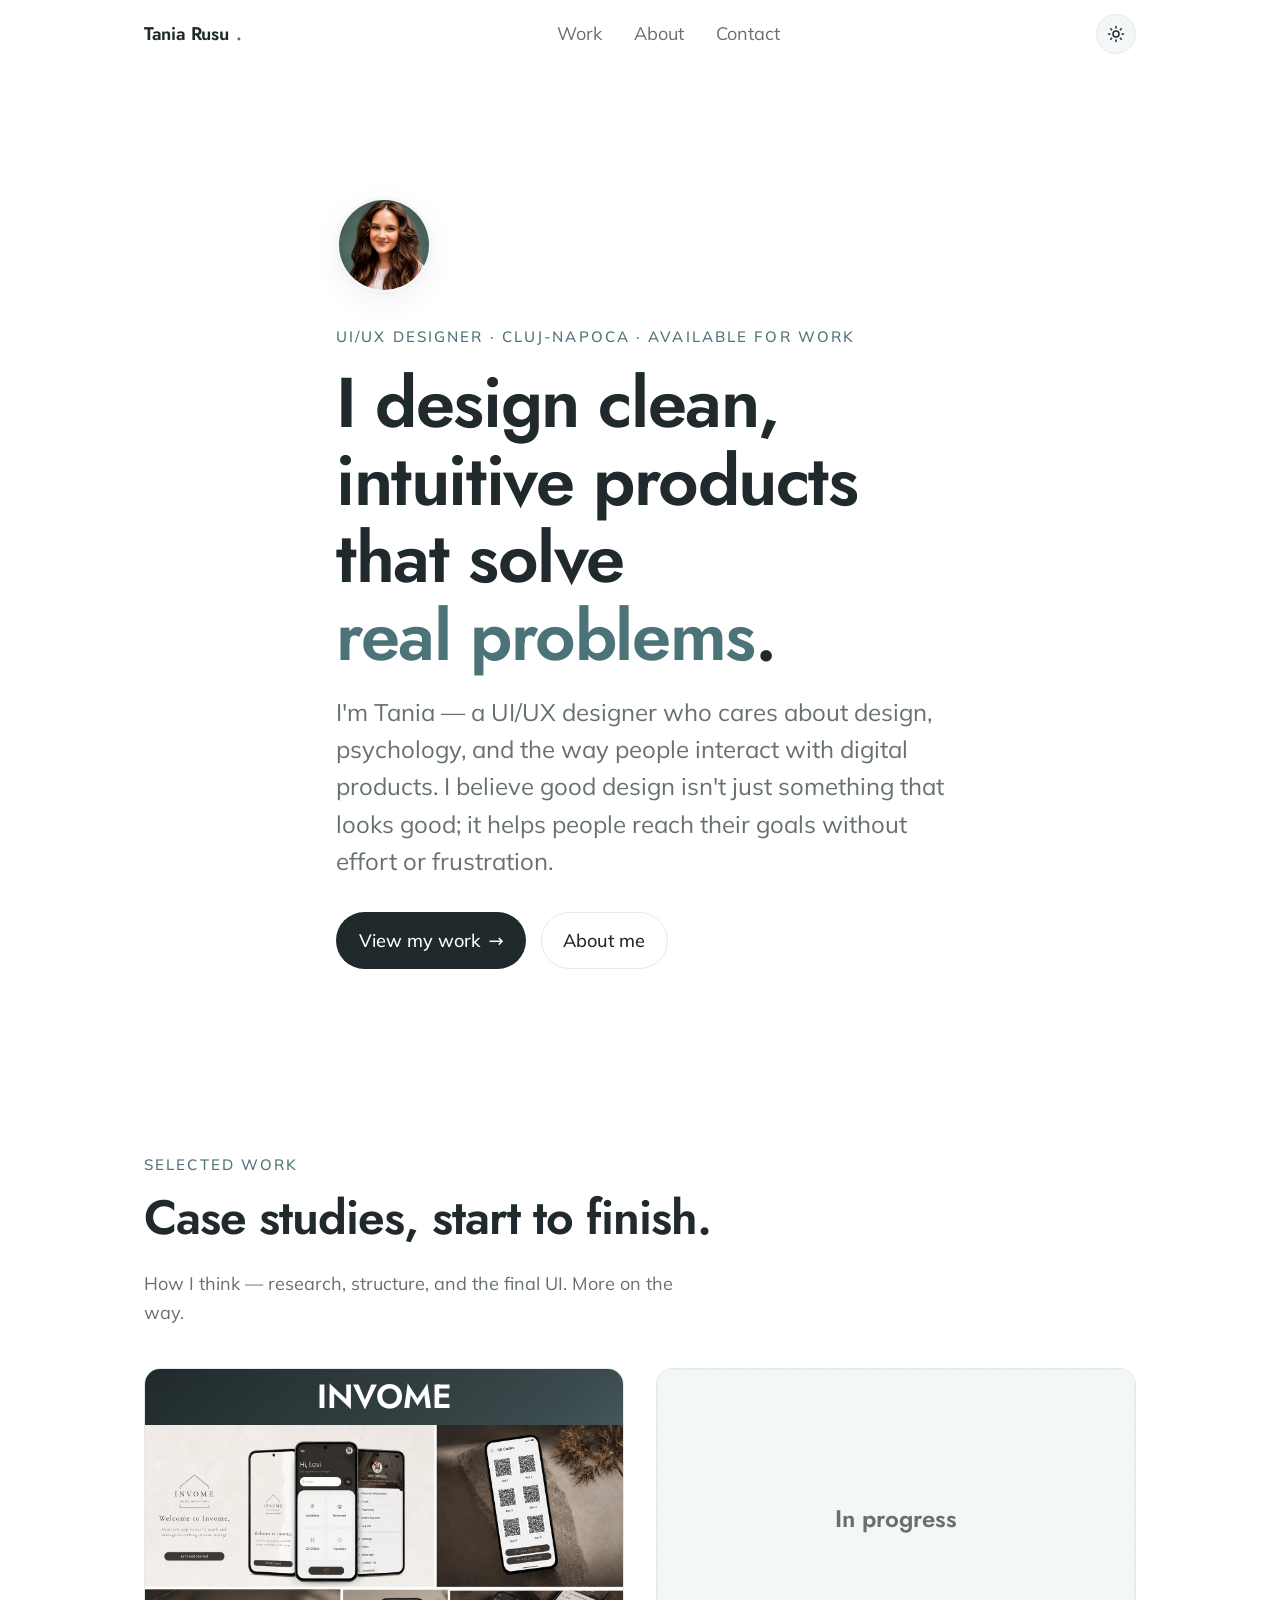
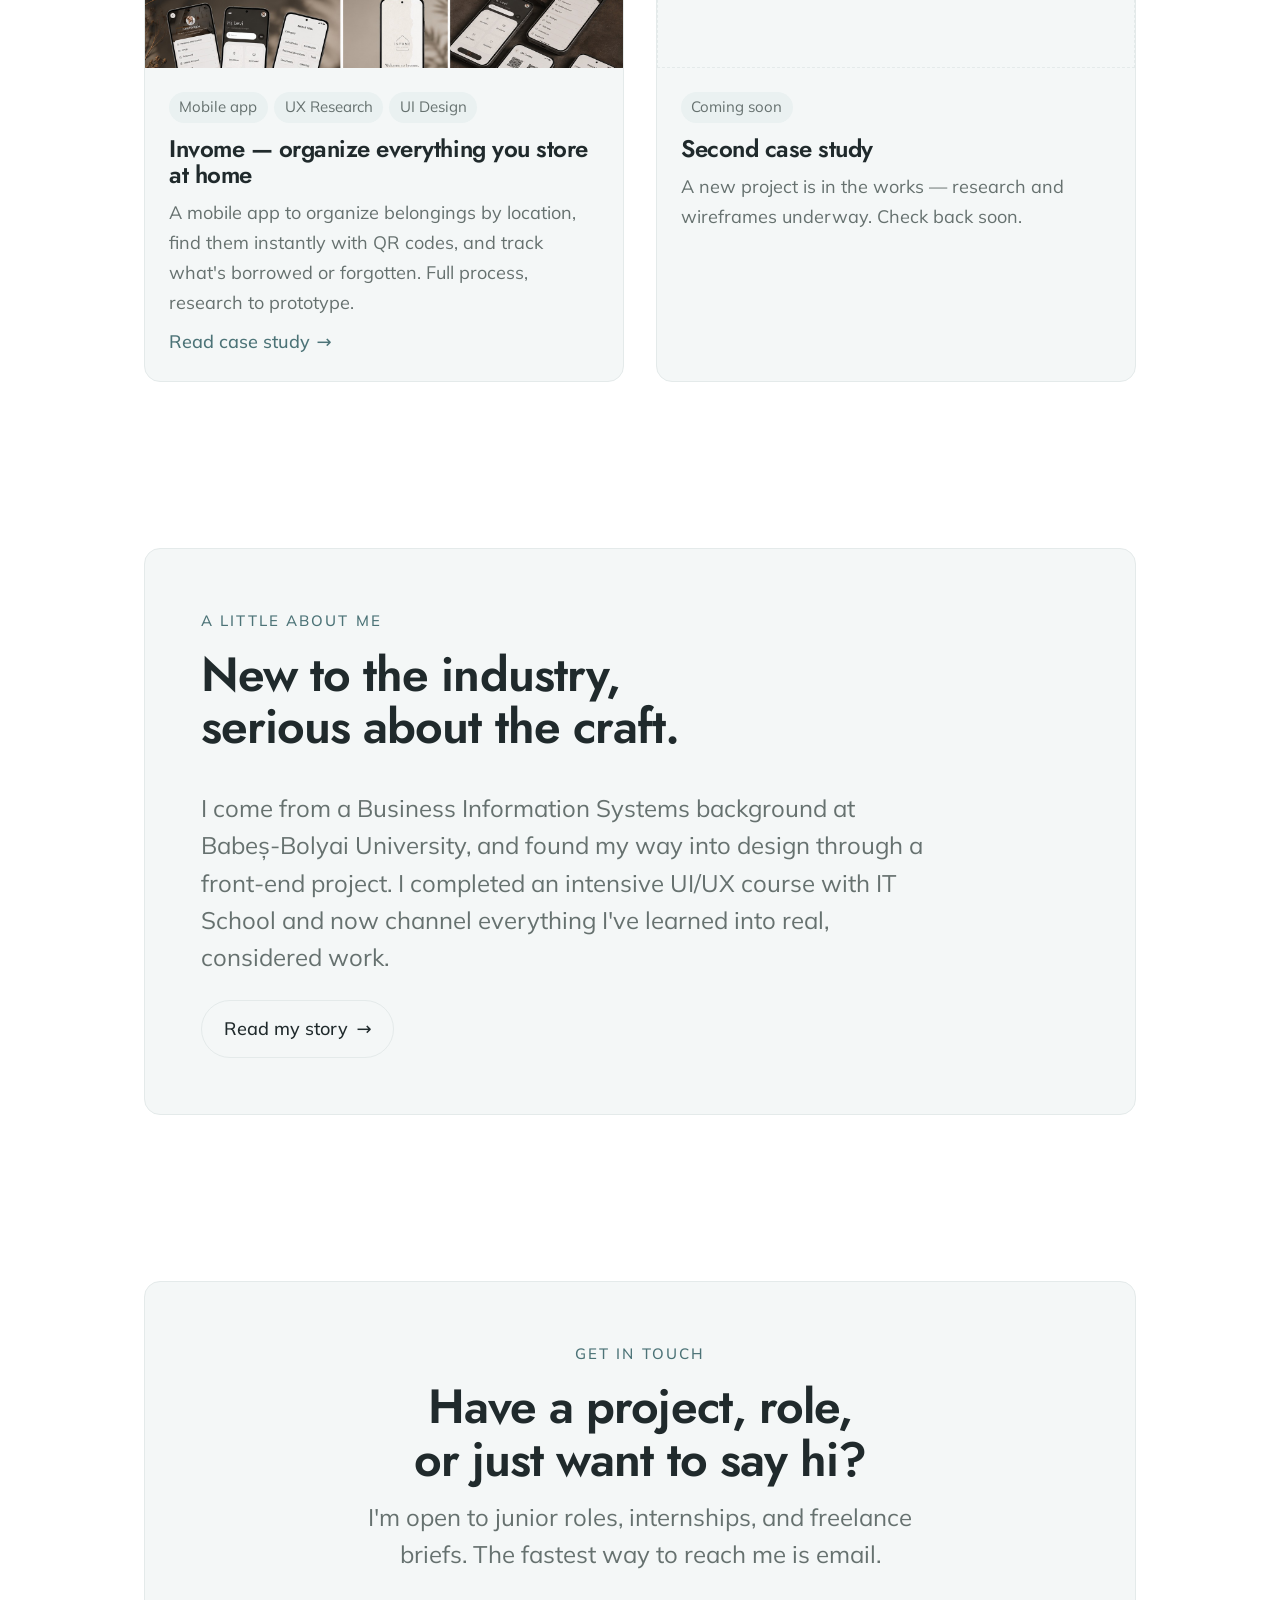
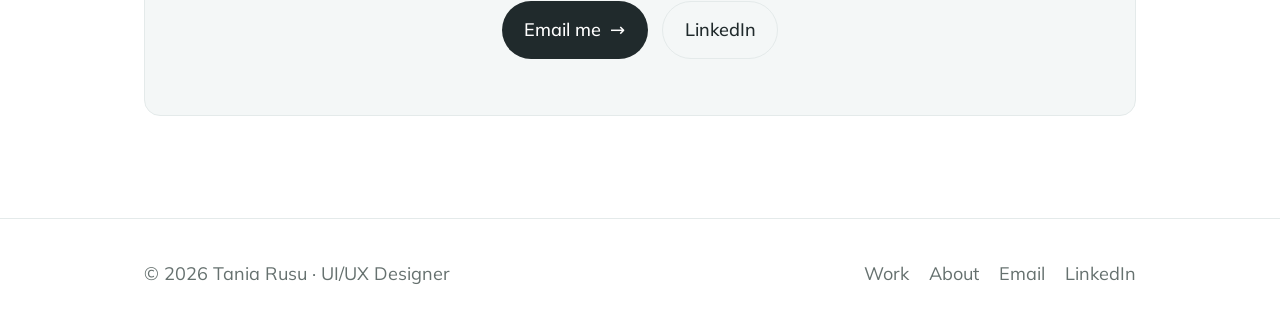
<file: index.html>
<!DOCTYPE html>
<html lang="en" data-theme="light">
<head>
  <meta charset="UTF-8" />
  <meta name="viewport" content="width=device-width, initial-scale=1.0" />
  <title>Tania Rusu — UI/UX Designer</title>
  <meta name="description" content="Tania Rusu is a UI/UX designer in Cluj-Napoca crafting clean, intuitive, human-centered digital products. See selected work and case studies." />
  <meta name="author" content="Tania Rusu" />

  <meta property="og:title" content="Tania Rusu — UI/UX Designer" />
  <meta property="og:description" content="Clean, intuitive, human-centered product design." />
  <meta property="og:type" content="website" />

  <link rel="preconnect" href="https://fonts.googleapis.com" />
  <link rel="preconnect" href="https://fonts.gstatic.com" crossorigin />
  <link href="https://fonts.googleapis.com/css2?family=Jost:wght@400;500;600;700&family=Mulish:wght@400;500;600;700&display=swap" rel="stylesheet" />
  <link rel="stylesheet" href="assets/css/styles.css" />
</head>
<body>
  <a class="skip-link" href="#main">Skip to content</a>

  <header class="site-header">
    <div class="container nav">
      <a class="nav__brand" href="index.html">Tania Rusu<span class="dot">.</span></a>
      <ul class="nav__links" id="nav-links">
        <li><a href="index.html#work">Work</a></li>
        <li><a href="about.html">About</a></li>
        <li><a href="index.html#contact">Contact</a></li>
      </ul>
      <div class="nav__right">
        <button class="theme-toggle" type="button" aria-label="Switch to dark mode" aria-pressed="false">
          <svg class="icon-sun" width="18" height="18" viewBox="0 0 24 24" fill="none" stroke="currentColor" stroke-width="2" stroke-linecap="round"><circle cx="12" cy="12" r="4"/><path d="M12 2v2M12 20v2M4.9 4.9l1.4 1.4M17.7 17.7l1.4 1.4M2 12h2M20 12h2M4.9 19.1l1.4-1.4M17.7 6.3l1.4-1.4"/></svg>
          <svg class="icon-moon" width="18" height="18" viewBox="0 0 24 24" fill="none" stroke="currentColor" stroke-width="2" stroke-linecap="round" stroke-linejoin="round"><path d="M21 12.8A9 9 0 1 1 11.2 3a7 7 0 0 0 9.8 9.8z"/></svg>
        </button>
        <button class="nav__toggle" type="button" aria-label="Open menu" aria-expanded="false" aria-controls="nav-links">
          <svg width="20" height="20" viewBox="0 0 24 24" fill="none" stroke="currentColor" stroke-width="2" stroke-linecap="round"><path d="M3 6h18M3 12h18M3 18h18"/></svg>
        </button>
      </div>
    </div>
  </header>

  <main id="main">
    <!-- ============ Hero ============ -->
    <section class="hero">
      <div class="container hero__inner reveal">
        <img class="avatar" src="assets/img/tania.jpg"
             onerror="this.onerror=null;this.src='assets/img/avatar.svg'"
             alt="Portrait of Tania Rusu" width="96" height="96" />
        <span class="eyebrow">UI/UX Designer · Cluj-Napoca · Available for work</span>
        <h1 class="text-balance">I design clean, intuitive products that solve <span class="accent">real problems</span>.</h1>
        <p class="lead hero__lead">
          I'm Tania — a UI/UX designer who cares about design, psychology, and the way people
          interact with digital products. I believe good design isn't just something that looks
          good; it helps people reach their goals without effort or frustration.
        </p>
        <div class="hero__actions">
          <a class="btn btn--primary" href="index.html#work">View my work <span class="arrow" aria-hidden="true">→</span></a>
          <a class="btn btn--ghost" href="about.html">About me</a>
        </div>
      </div>
    </section>

    <!-- ============ Selected work ============ -->
    <section class="section" id="work">
      <div class="container">
        <div class="section-head reveal">
          <div>
            <span class="eyebrow">Selected work</span>
            <h2>Case studies, start to finish.</h2>
          </div>
          <p class="muted">How I think — research, structure, and the final UI. More on the way.</p>
        </div>

        <div class="work-grid">
          <!-- Invome -->
          <a class="card reveal" href="work/invome.html">
            <div class="card__media cover-invome">
              <span class="card__media--placeholder">INVOME</span>
              <img src="assets/img/invome-cover.jpg" alt="Invome app — key screens" style="object-position:center top" onerror="this.remove()">
            </div>
            <div class="card__body">
              <div class="card__tags">
                <span class="tag">Mobile app</span>
                <span class="tag">UX Research</span>
                <span class="tag">UI Design</span>
              </div>
              <h3>Invome — organize everything you store at home</h3>
              <p class="muted">A mobile app to organize belongings by location, find them instantly with QR codes, and track what's borrowed or forgotten. Full process, research to prototype.</p>
              <span class="card__link">Read case study <span class="arrow" aria-hidden="true">→</span></span>
            </div>
          </a>

          <!-- Second project — in progress -->
          <div class="card reveal" aria-label="Second case study, in progress">
            <div class="card__media cover-soon card__media--placeholder" style="font-size:var(--step-1);">In progress</div>
            <div class="card__body">
              <div class="card__tags">
                <span class="tag">Coming soon</span>
              </div>
              <h3>Second case study</h3>
              <p class="muted">A new project is in the works — research and wireframes underway. Check back soon.</p>
            </div>
          </div>
        </div>
      </div>
    </section>

    <!-- ============ About teaser ============ -->
    <section class="section section--tight">
      <div class="container">
        <div class="cta reveal" style="text-align:left; display:grid; gap:1.5rem;">
          <div>
            <span class="eyebrow">A little about me</span>
            <h2 class="text-balance">New to the industry, serious about the craft.</h2>
          </div>
          <p class="lead" style="max-width:46rem; margin:0;">
            I come from a Business Information Systems background at Babeș-Bolyai University, and
            found my way into design through a front-end project. I completed an intensive UI/UX
            course with IT School and now channel everything I've learned into real, considered work.
          </p>
          <div class="hero__actions">
            <a class="btn btn--ghost" href="about.html">Read my story <span class="arrow" aria-hidden="true">→</span></a>
          </div>
        </div>
      </div>
    </section>

    <!-- ============ Contact ============ -->
    <section class="section" id="contact">
      <div class="container">
        <div class="cta reveal">
          <span class="eyebrow">Get in touch</span>
          <h2 class="text-balance">Have a project, role, or just want to say hi?</h2>
          <p class="lead">I'm open to junior roles, internships, and freelance briefs. The fastest way to reach me is email.</p>
          <div class="cta__actions">
            <a class="btn btn--primary" href="mailto:taniadrusu@gmail.com">Email me <span class="arrow" aria-hidden="true">→</span></a>
            <a class="btn btn--ghost" href="https://www.linkedin.com/in/tania-denisa-rusu/" target="_blank" rel="noopener">LinkedIn</a>
          </div>
        </div>
      </div>
    </section>
  </main>

  <footer class="site-footer">
    <div class="container">
      <p class="muted">© <span data-year>2026</span> Tania Rusu · UI/UX Designer</p>
      <ul class="footer-links">
        <li><a href="index.html#work">Work</a></li>
        <li><a href="about.html">About</a></li>
        <li><a href="mailto:taniadrusu@gmail.com">Email</a></li>
        <li><a href="https://www.linkedin.com/in/tania-denisa-rusu/" target="_blank" rel="noopener">LinkedIn</a></li>
      </ul>
    </div>
  </footer>

  <script src="assets/js/main.js"></script>
</body>
</html>
</file>
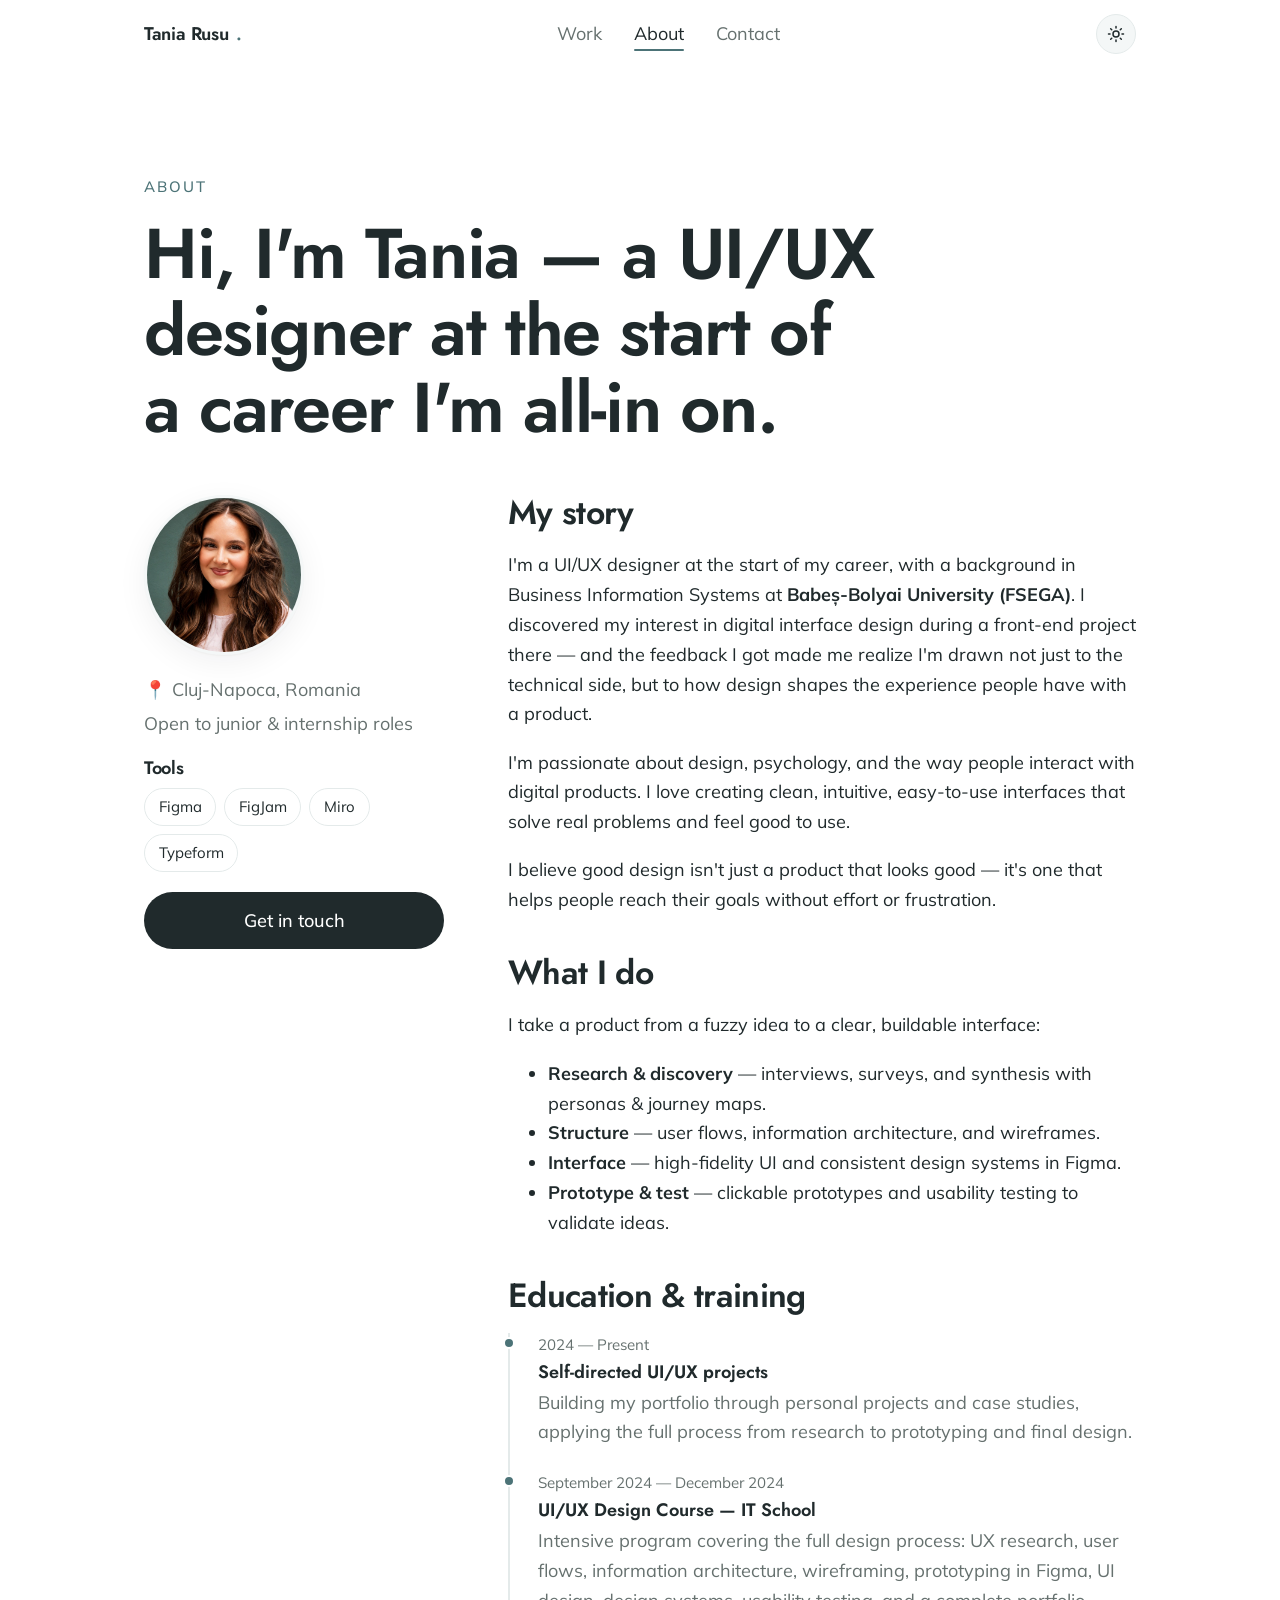
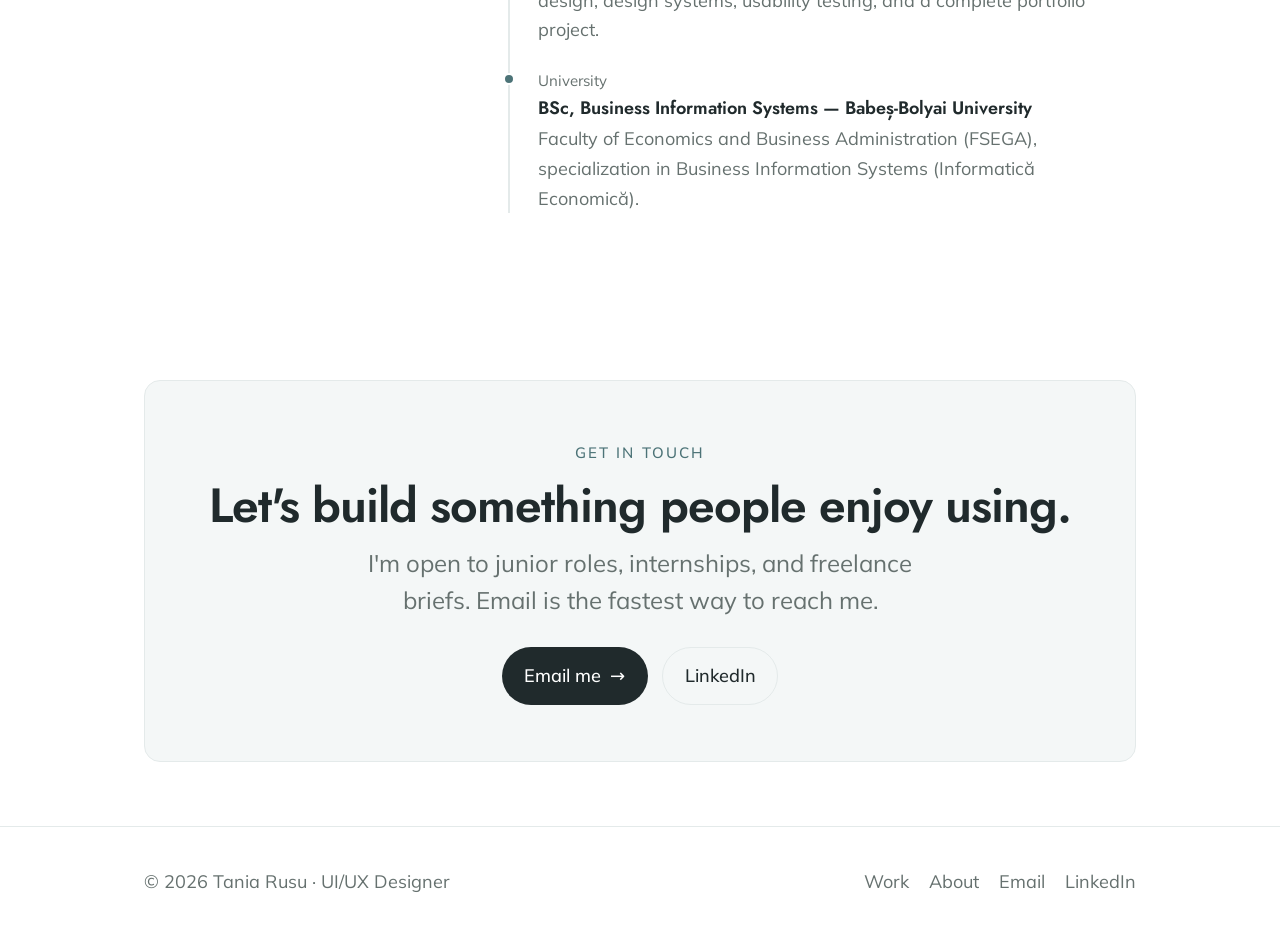
<file: about.html>
<!DOCTYPE html>
<html lang="en" data-theme="light">
<head>
  <meta charset="UTF-8" />
  <meta name="viewport" content="width=device-width, initial-scale=1.0" />
  <title>About — Tania Rusu, UI/UX Designer</title>
  <meta name="description" content="Tania Rusu — a UI/UX designer based in Cluj-Napoca, trained through IT School, focused on clean, intuitive, human-centered design." />

  <link rel="preconnect" href="https://fonts.googleapis.com" />
  <link rel="preconnect" href="https://fonts.gstatic.com" crossorigin />
  <link href="https://fonts.googleapis.com/css2?family=Jost:wght@400;500;600;700&family=Mulish:wght@400;500;600;700&display=swap" rel="stylesheet" />
  <link rel="stylesheet" href="assets/css/styles.css" />
</head>
<body>
  <a class="skip-link" href="#main">Skip to content</a>

  <header class="site-header">
    <div class="container nav">
      <a class="nav__brand" href="index.html">Tania Rusu<span class="dot">.</span></a>
      <ul class="nav__links" id="nav-links">
        <li><a href="index.html#work">Work</a></li>
        <li><a href="about.html" aria-current="page">About</a></li>
        <li><a href="index.html#contact">Contact</a></li>
      </ul>
      <div class="nav__right">
        <button class="theme-toggle" type="button" aria-label="Switch to dark mode" aria-pressed="false">
          <svg class="icon-sun" width="18" height="18" viewBox="0 0 24 24" fill="none" stroke="currentColor" stroke-width="2" stroke-linecap="round"><circle cx="12" cy="12" r="4"/><path d="M12 2v2M12 20v2M4.9 4.9l1.4 1.4M17.7 17.7l1.4 1.4M2 12h2M20 12h2M4.9 19.1l1.4-1.4M17.7 6.3l1.4-1.4"/></svg>
          <svg class="icon-moon" width="18" height="18" viewBox="0 0 24 24" fill="none" stroke="currentColor" stroke-width="2" stroke-linecap="round" stroke-linejoin="round"><path d="M21 12.8A9 9 0 1 1 11.2 3a7 7 0 0 0 9.8 9.8z"/></svg>
        </button>
        <button class="nav__toggle" type="button" aria-label="Open menu" aria-expanded="false" aria-controls="nav-links">
          <svg width="20" height="20" viewBox="0 0 24 24" fill="none" stroke="currentColor" stroke-width="2" stroke-linecap="round"><path d="M3 6h18M3 12h18M3 18h18"/></svg>
        </button>
      </div>
    </div>
  </header>

  <main id="main">
    <section class="section">
      <div class="container">
        <div class="reveal" style="max-width:46rem; margin-bottom:3rem;">
          <span class="eyebrow">About</span>
          <h1 class="text-balance">Hi, I'm Tania — a UI/UX designer at the start of a career I'm all-in on.</h1>
        </div>

        <div class="about-grid">
          <!-- Sidebar -->
          <aside class="about-aside reveal">
            <!-- Shows tania.jpg once added to assets/img/, else the placeholder -->
            <img class="avatar" src="assets/img/tania.jpg"
                 onerror="this.onerror=null;this.src='assets/img/avatar.svg'"
                 alt="Portrait of Tania Rusu" width="160" height="160" />
            <div>
              <p class="muted" style="margin-bottom:0.25rem;">📍 Cluj-Napoca, Romania</p>
              <p class="muted">Open to junior &amp; internship roles</p>
            </div>
            <div>
              <h4 style="font-size:var(--step-0); margin-bottom:0.6rem;">Tools</h4>
              <ul class="pill-list">
                <li>Figma</li>
                <li>FigJam</li>
                <li>Miro</li>
                <li>Typeform</li>
              </ul>
            </div>
            <a class="btn btn--primary" href="mailto:taniadrusu@gmail.com" style="justify-content:center;">Get in touch</a>
          </aside>

          <!-- Main prose -->
          <div class="prose reveal">
            <h3>My story</h3>
            <p>
              I'm a UI/UX designer at the start of my career, with a background in Business
              Information Systems at <strong>Babeș-Bolyai University (FSEGA)</strong>. I discovered
              my interest in digital interface design during a front-end project there — and the
              feedback I got made me realize I'm drawn not just to the technical side, but to how
              design shapes the experience people have with a product.
            </p>
            <p>
              I'm passionate about design, psychology, and the way people interact with digital
              products. I love creating clean, intuitive, easy-to-use interfaces that solve real
              problems and feel good to use.
            </p>
            <p>
              I believe good design isn't just a product that looks good — it's one that helps
              people reach their goals without effort or frustration.
            </p>

            <h3>What I do</h3>
            <p>I take a product from a fuzzy idea to a clear, buildable interface:</p>
            <ul>
              <li><strong>Research &amp; discovery</strong> — interviews, surveys, and synthesis with personas &amp; journey maps.</li>
              <li><strong>Structure</strong> — user flows, information architecture, and wireframes.</li>
              <li><strong>Interface</strong> — high-fidelity UI and consistent design systems in Figma.</li>
              <li><strong>Prototype &amp; test</strong> — clickable prototypes and usability testing to validate ideas.</li>
            </ul>

            <h3>Education &amp; training</h3>
            <ul class="timeline">
              <li>
                <p class="when">2024 — Present</p>
                <p class="what">Self-directed UI/UX projects</p>
                <p class="muted">Building my portfolio through personal projects and case studies, applying the full process from research to prototyping and final design.</p>
              </li>
              <li>
                <p class="when">September 2024 — December 2024</p>
                <p class="what">UI/UX Design Course — IT School</p>
                <p class="muted">Intensive program covering the full design process: UX research, user flows, information architecture, wireframing, prototyping in Figma, UI design, design systems, usability testing, and a complete portfolio project.</p>
              </li>
              <li>
                <p class="when">University</p>
                <p class="what">BSc, Business Information Systems — Babeș-Bolyai University</p>
                <p class="muted">Faculty of Economics and Business Administration (FSEGA), specialization in Business Information Systems (Informatică Economică).</p>
              </li>
            </ul>
          </div>
        </div>
      </div>
    </section>

    <section class="section section--tight">
      <div class="container">
        <div class="cta reveal">
          <span class="eyebrow">Get in touch</span>
          <h2 class="text-balance">Let's build something people enjoy using.</h2>
          <p class="lead">I'm open to junior roles, internships, and freelance briefs. Email is the fastest way to reach me.</p>
          <div class="cta__actions">
            <a class="btn btn--primary" href="mailto:taniadrusu@gmail.com">Email me <span class="arrow" aria-hidden="true">→</span></a>
            <a class="btn btn--ghost" href="https://www.linkedin.com/in/tania-denisa-rusu/" target="_blank" rel="noopener">LinkedIn</a>
          </div>
        </div>
      </div>
    </section>
  </main>

  <footer class="site-footer">
    <div class="container">
      <p class="muted">© <span data-year>2026</span> Tania Rusu · UI/UX Designer</p>
      <ul class="footer-links">
        <li><a href="index.html#work">Work</a></li>
        <li><a href="about.html">About</a></li>
        <li><a href="mailto:taniadrusu@gmail.com">Email</a></li>
        <li><a href="https://www.linkedin.com/in/tania-denisa-rusu/" target="_blank" rel="noopener">LinkedIn</a></li>
      </ul>
    </div>
  </footer>

  <script src="assets/js/main.js"></script>
</body>
</html>
</file>
<file: assets/css/styles.css>
/* =============================================================
   Tania — Portfolio
   Single stylesheet. Everything is driven by the CSS variables in
   :root below, so you can re-brand the whole site by editing just
   those few lines (colors, fonts, spacing).
   ============================================================= */

/* ---------- 1. Design tokens ---------- */
:root {
  /* Brand — Tania's palette (#202A2C / #828C8D / #AFC8CB / #FFFFFF) */
  --accent:            #4c7377;   /* teal, from #AFC8CB darkened for legible text */
  --accent-soft:       #eaf1f1;   /* faint teal tint for backgrounds */
  --accent-contrast:   #ffffff;   /* text/icons sitting on --ink buttons */
  --ink:               #202a2c;   /* near-black — primary buttons & strong text */

  /* Surfaces & text (light theme) */
  --bg:                #ffffff;   /* page background */
  --surface:           #f4f7f7;   /* cards, elevated blocks (soft teal-gray) */
  --text:              #202a2c;   /* near-black headings/body */
  --text-muted:        #66716f;   /* secondary text (AA-legible gray) */
  --border:            #e4eaea;   /* hairline dividers */

  /* Typography */
  --font-display: "Jost", ui-sans-serif, system-ui, -apple-system, "Segoe UI", sans-serif;
  --font-body:    "Mulish", ui-sans-serif, system-ui, -apple-system, "Segoe UI", Roboto, sans-serif;

  /* Fluid type scale (clamp = scales smoothly between phone & desktop) */
  --step--1: clamp(0.83rem, 0.78rem + 0.2vw, 0.94rem);
  --step-0:  clamp(1rem,    0.95rem + 0.3vw, 1.13rem);
  --step-1:  clamp(1.25rem, 1.15rem + 0.5vw, 1.5rem);
  --step-2:  clamp(1.6rem,  1.4rem + 1vw,   2.1rem);
  --step-3:  clamp(2.1rem,  1.7rem + 2vw,   3rem);
  --step-4:  clamp(2.6rem,  2rem + 3.2vw,   4.4rem);

  /* Spacing, radius, layout */
  --space:      1rem;
  --radius:     16px;
  --radius-sm:  10px;
  --maxw:       1120px;
  --gutter:     clamp(1.25rem, 5vw, 4rem);

  --shadow: 0 1px 2px rgba(20, 20, 30, .04),
            0 8px 30px rgba(20, 20, 30, .06);
  --transition: 240ms cubic-bezier(.2, .7, .2, 1);
}

/* Dark theme — applied when <html data-theme="dark"> */
[data-theme="dark"] {
  --accent:          #afc8cb;
  --accent-soft:     #263130;
  --accent-contrast: #16201f;
  --ink:             #e7efef;
  --bg:              #141d1c;
  --surface:         #1c2726;
  --text:            #eef3f3;
  --text-muted:      #9fabaa;
  --border:          #2c3837;
  --shadow: 0 1px 2px rgba(0, 0, 0, .3),
            0 8px 30px rgba(0, 0, 0, .35);
}

/* ---------- 2. Reset & base ---------- */
*, *::before, *::after { box-sizing: border-box; }
* { margin: 0; }

html { scroll-behavior: smooth; -webkit-text-size-adjust: 100%; }
@media (prefers-reduced-motion: reduce) {
  html { scroll-behavior: auto; }
  *, *::before, *::after { animation: none !important; transition: none !important; }
}

body {
  font-family: var(--font-body);
  font-size: var(--step-0);
  line-height: 1.65;
  color: var(--text);
  background: var(--bg);
  -webkit-font-smoothing: antialiased;
  text-rendering: optimizeLegibility;
  transition: background var(--transition), color var(--transition);
}

h1, h2, h3, h4 {
  font-family: var(--font-display);
  font-weight: 600;
  line-height: 1.1;
  letter-spacing: -0.02em;
  color: var(--text);
}
h1 { font-size: var(--step-4); }
h2 { font-size: var(--step-3); }
h3 { font-size: var(--step-2); }
h4 { font-size: var(--step-1); }

p { color: var(--text); }
a { color: inherit; text-decoration: none; }

img, svg { display: block; max-width: 100%; height: auto; }

::selection { background: var(--accent); color: var(--accent-contrast); }

:focus-visible {
  outline: 2px solid var(--accent);
  outline-offset: 3px;
  border-radius: 4px;
}

/* ---------- 3. Layout helpers ---------- */
.container {
  width: 100%;
  max-width: var(--maxw);
  margin-inline: auto;
  padding-inline: var(--gutter);
}
.section { padding-block: clamp(3.5rem, 8vw, 7rem); }
.section--tight { padding-block: clamp(2.5rem, 5vw, 4rem); }

.eyebrow {
  display: inline-block;
  font-size: var(--step--1);
  font-weight: 500;
  letter-spacing: 0.14em;
  text-transform: uppercase;
  color: var(--accent);
  margin-bottom: 0.9rem;
}
.lead { font-size: var(--step-1); color: var(--text-muted); line-height: 1.55; }
.muted { color: var(--text-muted); }
.text-balance { text-wrap: balance; }

/* ---------- 4. Buttons ---------- */
.btn {
  display: inline-flex;
  align-items: center;
  gap: 0.55rem;
  padding: 0.8rem 1.35rem;
  font-family: var(--font-body);
  font-size: var(--step-0);
  font-weight: 500;
  border-radius: 999px;
  border: 1px solid transparent;
  cursor: pointer;
  transition: transform var(--transition), background var(--transition),
              border-color var(--transition), color var(--transition);
}
.btn:hover { transform: translateY(-2px); }
.btn:active { transform: translateY(0); }
.btn--primary { background: var(--ink); color: var(--accent-contrast); }
.btn--primary:hover { box-shadow: var(--shadow); }
.btn--ghost { background: transparent; color: var(--text); border-color: var(--border); }
.btn--ghost:hover { border-color: var(--accent); color: var(--accent); }

.arrow { transition: transform var(--transition); }
.btn:hover .arrow, .card:hover .arrow { transform: translateX(4px); }

/* ---------- 5. Site header / nav ---------- */
.site-header {
  position: sticky;
  top: 0;
  z-index: 50;
  background: color-mix(in srgb, var(--bg) 82%, transparent);
  backdrop-filter: saturate(180%) blur(12px);
  border-bottom: 1px solid transparent;
  transition: border-color var(--transition), background var(--transition);
}
.site-header.is-scrolled { border-bottom-color: var(--border); }
.nav {
  display: flex;
  align-items: center;
  justify-content: space-between;
  gap: 1rem;
  height: 68px;
}
.nav__brand {
  font-family: var(--font-display);
  font-weight: 600;
  font-size: 1.15rem;
  letter-spacing: -0.02em;
  display: inline-flex;
  align-items: center;
  gap: 0.5rem;
}
.nav__brand .dot { color: var(--accent); }
.nav__links {
  display: flex;
  align-items: center;
  gap: clamp(1rem, 3vw, 2rem);
  list-style: none;
  padding: 0;
}
.nav__links a {
  font-size: var(--step-0);
  color: var(--text-muted);
  position: relative;
  transition: color var(--transition);
}
.nav__links a:hover,
.nav__links a[aria-current="page"] { color: var(--text); }
.nav__links a[aria-current="page"]::after {
  content: "";
  position: absolute;
  left: 0; right: 0; bottom: -6px;
  height: 2px;
  background: var(--accent);
  border-radius: 2px;
}
.nav__right { display: flex; align-items: center; gap: 0.75rem; }

/* Theme toggle */
.theme-toggle {
  width: 40px; height: 40px;
  display: inline-grid;
  place-items: center;
  border-radius: 50%;
  border: 1px solid var(--border);
  background: var(--surface);
  color: var(--text);
  cursor: pointer;
  transition: border-color var(--transition), color var(--transition);
}
.theme-toggle:hover { border-color: var(--accent); color: var(--accent); }
.theme-toggle .icon-moon { display: none; }
[data-theme="dark"] .theme-toggle .icon-sun  { display: none; }
[data-theme="dark"] .theme-toggle .icon-moon { display: block; }

/* Mobile menu button (hidden on desktop) */
.nav__toggle { display: none; }

/* ---------- 6. Hero ---------- */
.hero { padding-block: clamp(3.5rem, 10vw, 8rem) clamp(2.5rem, 6vw, 5rem); }
.hero__inner { max-width: 46rem; }
.hero h1 { margin-bottom: 1.25rem; }
.hero h1 .accent { color: var(--accent); }
.hero__lead { max-width: 38rem; margin-bottom: 2rem; }
.hero__actions { display: flex; flex-wrap: wrap; gap: 0.9rem; }

.avatar {
  width: 96px; height: 96px;
  border-radius: 50%;
  object-fit: cover;
  border: 3px solid var(--surface);
  box-shadow: var(--shadow);
  margin-bottom: 1.75rem;
  background: var(--accent-soft);
}

/* ---------- 7. Work grid / project cards ---------- */
.section-head {
  display: flex;
  align-items: flex-end;
  justify-content: space-between;
  gap: 1.5rem;
  flex-wrap: wrap;
  margin-bottom: 2.5rem;
}
.section-head p { max-width: 34rem; }

.work-grid {
  display: grid;
  grid-template-columns: repeat(auto-fit, minmax(min(100%, 320px), 1fr));
  gap: clamp(1.25rem, 3vw, 2rem);
}
.card {
  display: flex;
  flex-direction: column;
  background: var(--surface);
  border: 1px solid var(--border);
  border-radius: var(--radius);
  overflow: hidden;
  transition: transform var(--transition), box-shadow var(--transition),
              border-color var(--transition);
}
.card:hover {
  transform: translateY(-4px);
  box-shadow: var(--shadow);
  border-color: color-mix(in srgb, var(--accent) 40%, var(--border));
}
.card__media {
  aspect-ratio: 16 / 10;
  display: grid;
  place-items: center;
  position: relative;
  overflow: hidden;
  color: #fff;
}
.card__media img { width: 100%; height: 100%; object-fit: cover; }
.card__media--placeholder { font-family: var(--font-display); font-weight: 600; font-size: var(--step-2); }
.card__body { padding: 1.5rem; display: flex; flex-direction: column; gap: 0.6rem; flex: 1; }
.card__tags { display: flex; flex-wrap: wrap; gap: 0.4rem; margin-bottom: 0.2rem; }
.tag {
  font-size: var(--step--1);
  color: var(--text-muted);
  background: var(--accent-soft);
  padding: 0.2rem 0.65rem;
  border-radius: 999px;
}
[data-theme="dark"] .tag { color: var(--accent); }
.card h3 { font-size: var(--step-1); }
.card__link {
  margin-top: auto;
  display: inline-flex;
  align-items: center;
  gap: 0.4rem;
  color: var(--accent);
  font-weight: 500;
  font-size: var(--step-0);
}

/* Gradient placeholders for project covers (used until real images added) */
.grad-1 { background: linear-gradient(135deg, #6a5cff, #b06cff); }
.grad-2 { background: linear-gradient(135deg, #ff8a5c, #ff5c9d); }
.grad-3 { background: linear-gradient(135deg, #34d1bf, #3b82f6); }
/* Invome brand placeholder — dark, elegant (swap for a real mockup shot) */
.cover-invome { background: linear-gradient(140deg, #202a2c 0%, #3b4a4c 55%, #6d8385 100%); }
.cover-soon   { background: var(--surface); color: var(--text-muted); border: 1px dashed var(--border); }

/* ---------- 8. About page ---------- */
.about-grid {
  display: grid;
  grid-template-columns: 1fr;
  gap: clamp(2rem, 5vw, 4rem);
}
@media (min-width: 820px) {
  .about-grid { grid-template-columns: 300px 1fr; align-items: start; }
}
.about-aside {
  position: sticky;
  top: 92px;
  display: flex;
  flex-direction: column;
  gap: 1.25rem;
}
.about-aside .avatar { width: 160px; height: 160px; margin: 0; }
.prose > * + * { margin-top: 1.15rem; }
.prose h3 { margin-top: 2.5rem; margin-bottom: 0.25rem; }
.prose h3:first-child { margin-top: 0; }

.pill-list { display: flex; flex-wrap: wrap; gap: 0.5rem; list-style: none; padding: 0; }
.pill-list li {
  font-size: var(--step--1);
  border: 1px solid var(--border);
  border-radius: 999px;
  padding: 0.35rem 0.85rem;
  color: var(--text);
}

.timeline { list-style: none; padding: 0; position: relative; }
.timeline li {
  position: relative;
  padding-left: 1.75rem;
  padding-bottom: 1.5rem;
  border-left: 2px solid var(--border);
}
.timeline li:last-child { padding-bottom: 0; }
.timeline li::before {
  content: "";
  position: absolute;
  left: -7px; top: 4px;
  width: 12px; height: 12px;
  border-radius: 50%;
  background: var(--accent);
  border: 2px solid var(--bg);
}
.timeline .when { font-size: var(--step--1); color: var(--text-muted); }
.timeline .what { font-weight: 600; font-family: var(--font-display); }

/* ---------- 9. Case study pages ---------- */
.case-hero { padding-block: clamp(2.5rem, 6vw, 4.5rem) clamp(1.5rem, 4vw, 3rem); }
.back-link {
  display: inline-flex;
  align-items: center;
  gap: 0.4rem;
  color: var(--text-muted);
  font-size: var(--step-0);
  margin-bottom: 1.5rem;
  transition: color var(--transition), gap var(--transition);
}
.back-link:hover { color: var(--accent); gap: 0.65rem; }

.case-cover {
  aspect-ratio: 16 / 8;
  border-radius: var(--radius);
  display: grid;
  place-items: center;
  color: #fff;
  font-family: var(--font-display);
  font-weight: 600;
  font-size: var(--step-3);
  overflow: hidden;
  margin-block: 2rem;
}
.case-cover img { width: 100%; height: 100%; object-fit: cover; }

.meta-grid {
  display: grid;
  grid-template-columns: repeat(auto-fit, minmax(150px, 1fr));
  gap: 1.5rem 2rem;
  padding: 1.75rem 0;
  border-block: 1px solid var(--border);
  margin-bottom: 2.5rem;
}
.meta-grid dt {
  font-size: var(--step--1);
  text-transform: uppercase;
  letter-spacing: 0.1em;
  color: var(--text-muted);
  margin-bottom: 0.35rem;
}
.meta-grid dd { font-weight: 500; }

.case-body { max-width: 46rem; }
.case-body > section { margin-bottom: clamp(2.5rem, 5vw, 4rem); }
.case-body h2 { font-size: var(--step-2); margin-bottom: 1rem; }
.case-body p + p { margin-top: 1rem; }
.case-body ul { margin-top: 1rem; padding-left: 1.25rem; }
.case-body li { margin-bottom: 0.5rem; }

.figure {
  margin-block: 2rem;
}
.figure__frame {
  position: relative;
  border: 1px solid var(--border);
  border-radius: var(--radius);
  overflow: hidden;
  background: var(--surface);
  aspect-ratio: 16 / 9;
  display: grid;
  place-items: center;
  color: var(--text-muted);
  text-align: center;
  padding: 1rem;
}
/* A real screenshot, when present, covers the fallback caption behind it */
.figure__frame img { position: absolute; inset: 0; width: 100%; height: 100%; object-fit: cover; }
.figure__frame--slider img { object-fit: contain; background: var(--surface); }
.slider {
  position: absolute;
  inset: 0;
}
.slider__prev,
.slider__next {
  position: absolute;
  top: 50%;
  z-index: 2;
  transform: translateY(-50%);
  width: 2.5rem;
  height: 2.5rem;
  display: grid;
  place-items: center;
  border: 1px solid var(--border);
  border-radius: 999px;
  background: color-mix(in srgb, var(--surface) 88%, transparent);
  color: var(--text);
  cursor: pointer;
  font-size: 1.25rem;
  line-height: 1;
}
.slider__prev { left: 0.75rem; }
.slider__next { right: 0.75rem; }
.slider__prev:hover,
.slider__next:hover {
  border-color: var(--accent);
  color: var(--accent);
}
.figure figcaption {
  margin-top: 0.75rem;
  font-size: var(--step--1);
  color: var(--text-muted);
  text-align: center;
}

.figure__zoom {
  position: absolute;
  inset: 0;
  z-index: 1;
  padding: 0;
  border: 0;
  background: transparent;
  cursor: zoom-in;
}

.img-dialog {
  padding: 0;
  border: 0;
  background: transparent;
  max-width: calc(100vw - 2rem);
  max-height: calc(100vh - 5.5rem);
}
.img-dialog::backdrop {
  background: rgba(20, 22, 26, 0.82);
}
.img-dialog img {
  display: block;
  position: static;
  width: auto;
  height: auto;
  max-width: min(96vw, 1400px);
  max-height: calc(100vh - 5.5rem);
  object-fit: contain;
  border-radius: var(--radius);
}
.img-dialog__exit {
  position: fixed;
  top: 1rem;
  right: 1rem;
  z-index: 1;
  min-width: 5.5rem;
  padding: 0.65rem 1.15rem;
  border: 0;
  border-radius: 999px;
  background: #fff;
  color: #111;
  font: inherit;
  font-weight: 600;
  cursor: pointer;
}
.img-dialog__exit:hover {
  background: #f0f0f0;
}

.callout {
  background: var(--accent-soft);
  border-radius: var(--radius);
  padding: 1.5rem 1.75rem;
  border-left: 3px solid var(--accent);
}
[data-theme="dark"] .callout { color: var(--text); }

.next-project {
  border-top: 1px solid var(--border);
  padding-block: clamp(2.5rem, 6vw, 4rem);
  text-align: center;
}
.next-project a { display: inline-block; }
.next-project h3 { font-size: var(--step-2); color: var(--accent); margin-top: 0.35rem; }

/* ---------- 10. Contact / CTA ---------- */
.cta {
  background: var(--surface);
  border: 1px solid var(--border);
  border-radius: var(--radius);
  padding: clamp(2rem, 5vw, 3.5rem);
  text-align: center;
}
.cta h2 { margin-bottom: 0.75rem; }
.cta p { max-width: 34rem; margin-inline: auto; margin-bottom: 1.75rem; }
.cta__actions { display: flex; flex-wrap: wrap; gap: 0.9rem; justify-content: center; }

/* ---------- 11. Footer ---------- */
.site-footer {
  border-top: 1px solid var(--border);
  padding-block: 2.5rem;
}
.site-footer .container {
  display: flex;
  flex-wrap: wrap;
  align-items: center;
  justify-content: space-between;
  gap: 1rem;
}
.footer-links { display: flex; gap: 1.25rem; list-style: none; padding: 0; }
.footer-links a { color: var(--text-muted); transition: color var(--transition); }
.footer-links a:hover { color: var(--accent); }
.social {
  display: inline-grid; place-items: center;
  width: 40px; height: 40px;
  border-radius: 50%;
  border: 1px solid var(--border);
  color: var(--text-muted);
  transition: color var(--transition), border-color var(--transition), transform var(--transition);
}
.social:hover { color: var(--accent); border-color: var(--accent); transform: translateY(-2px); }

/* ---------- 12. Scroll-reveal animation ---------- */
.reveal { opacity: 0; transform: translateY(18px); transition: opacity .7s ease, transform .7s ease; }
.reveal.is-visible { opacity: 1; transform: none; }

/* ---------- 13. Mobile nav ---------- */
@media (max-width: 720px) {
  .nav__toggle {
    display: inline-grid;
    place-items: center;
    width: 40px; height: 40px;
    border: 1px solid var(--border);
    border-radius: 50%;
    background: var(--surface);
    color: var(--text);
    cursor: pointer;
  }
  .nav__links {
    position: fixed;
    inset: 68px 0 auto 0;
    flex-direction: column;
    align-items: flex-start;
    gap: 0;
    background: var(--bg);
    border-bottom: 1px solid var(--border);
    padding: 0.5rem var(--gutter) 1.25rem;
    transform: translateY(-140%);
    transition: transform var(--transition);
  }
  .nav__links.is-open { transform: translateY(0); }
  .nav__links li { width: 100%; }
  .nav__links a { display: block; padding: 0.85rem 0; width: 100%; font-size: var(--step-1); }
  .nav__links a[aria-current="page"]::after { display: none; }
}

/* Skip link for keyboard users */
.skip-link {
  position: absolute;
  left: -9999px;
  top: 0;
  background: var(--accent);
  color: var(--accent-contrast);
  padding: 0.6rem 1rem;
  border-radius: 0 0 8px 0;
  z-index: 100;
}
.skip-link:focus { left: 0; }
</file>
